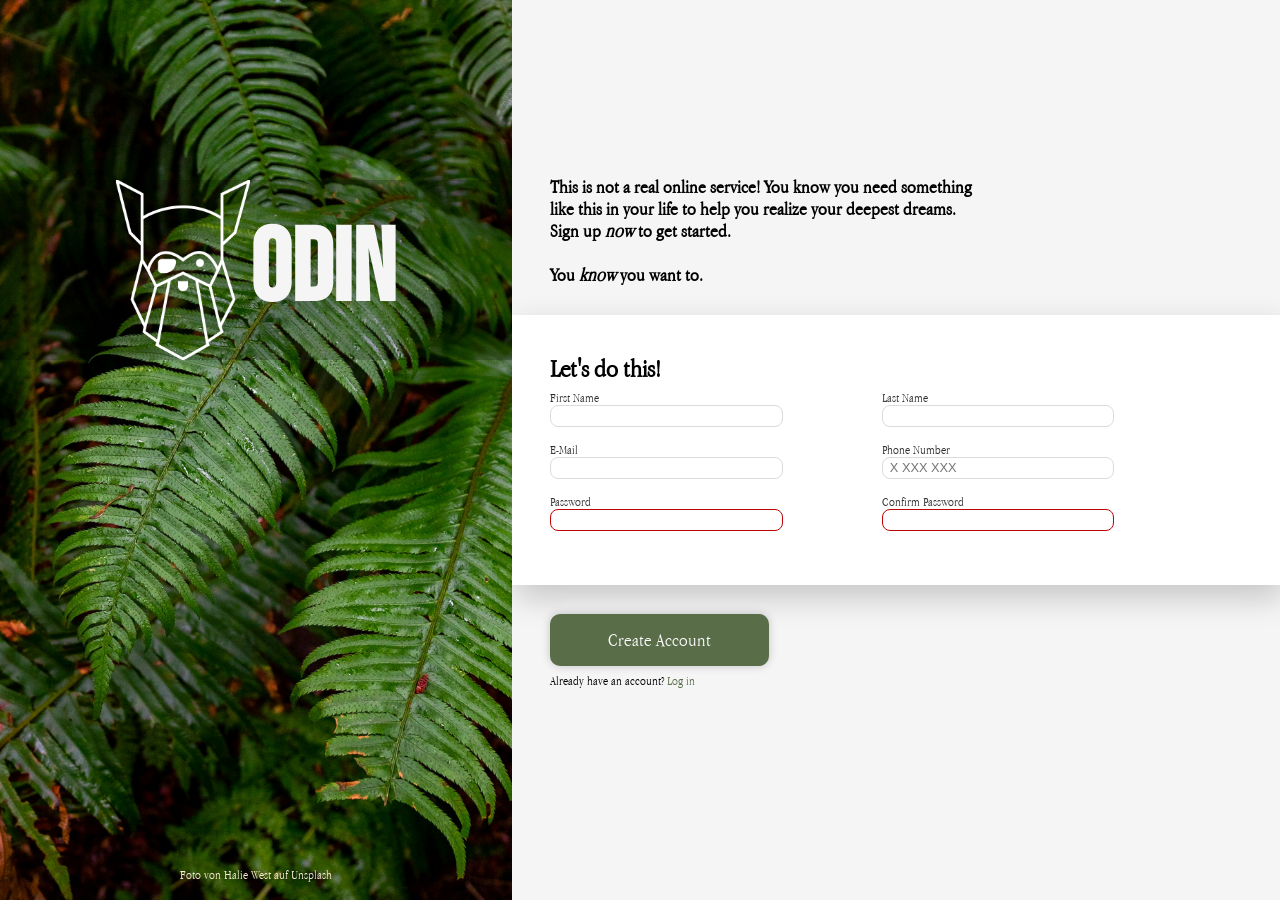
<file: index.html>
<!DOCTYPE html>
<html lang="en">
<head>
    <meta charset="UTF-8">
    <meta name="viewport" content="width=device-width, initial-scale=1.0">
    <title>Sign Up Form</title>
    <link rel="stylesheet" href="styles.css">
</head>
<body>
    <div class="image-container">
        <img src="Images/halie-west-25xggax4bSA-unsplash.jpg" alt="Jungle Leaves">
        <div>
            <img src="Images/odin-logo.png" alt="Odin Logo">
            <h1>Odin</h1>
        </div>
    </div>
    
    <div class="main">

        <div class="container01">
            <p><b>
                This is not a real online service! You know you need something <br>
                    like this in your life to help you realize your deepest dreams. <br>
                    Sign up <i>now</i> to get started.
                    <br><br>
                    You <i>know</i> you want to.
            </b></p>
        </div>
        <div class="container02">
            <h2><b>Let's do this!</b></h2>
            <form action="" method="post" id="SignIn">
                
                <p>
                    <label for="firstName">First Name</label>
                    <input type="text" id="firstName" name="firstName" required>
                </p>
                <p>
                    <label for="lastName">Last Name</label>
                    <input type="text" id="lastName" name="lastName" required>
                </p>
                <p>
                    <label for="email">E-Mail</label>
                    <input type="email" id="email" name="email" required>
                </p>
                <p>
                    <label for="phoneNumber">Phone Number</label>
                    <input type="text" id="phoneNumber" name="phoneNumber" pattern="d \d{3} \d{3}" placeholder="X XXX XXX" required>
                </p>
                <p>
                    <label for="password">Password</label>
                    <input type="password" id="password" name="password" required>
                </p>
                <p>
                    <label for="confirmPassword">Confirm Password</label>
                    <input type="password" id="confirmPassword" name="confirmPassword" required>
                </p>
                
            </form>
        </div>
        <div class="container03">
            <button form="SignIn" type="submit">Create Account</button>
            <p>Already have an account? <span>Log in</span></p>
        </div>

    </div>
</body>
</html>
</file>
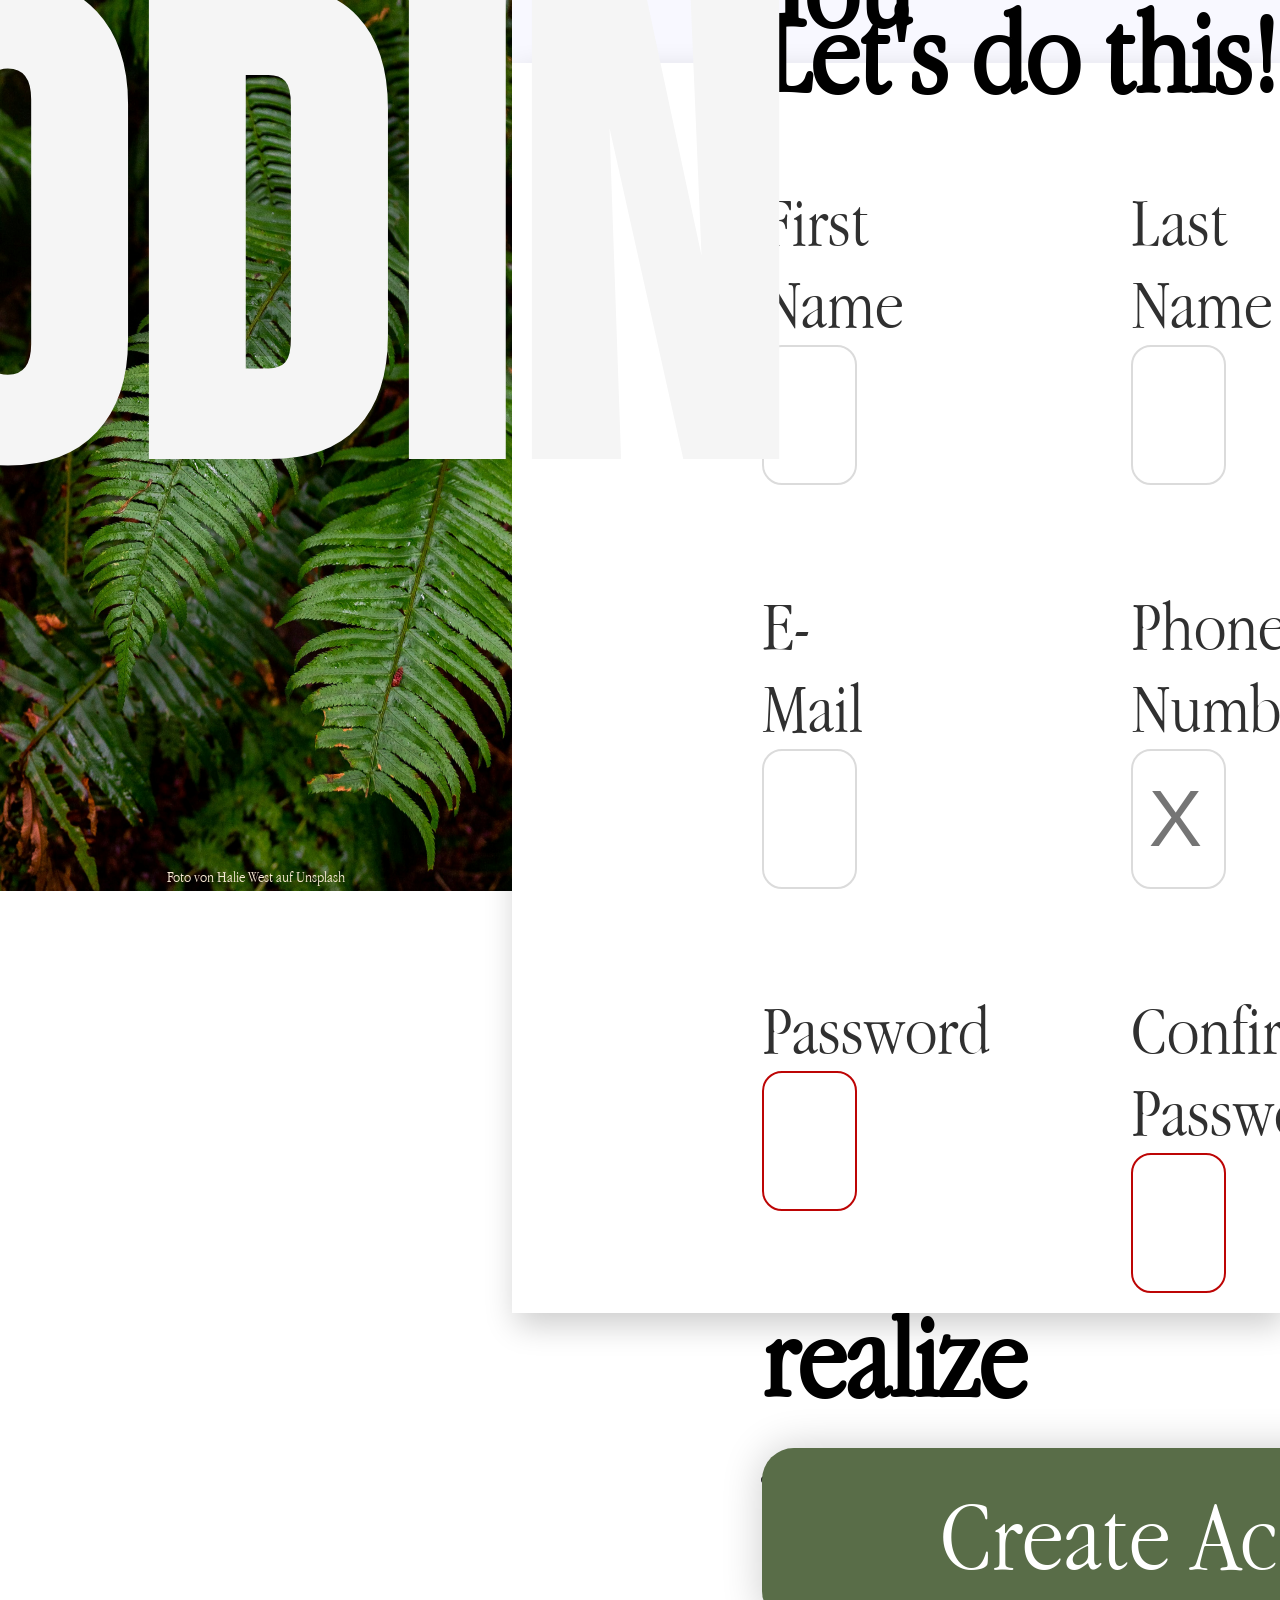
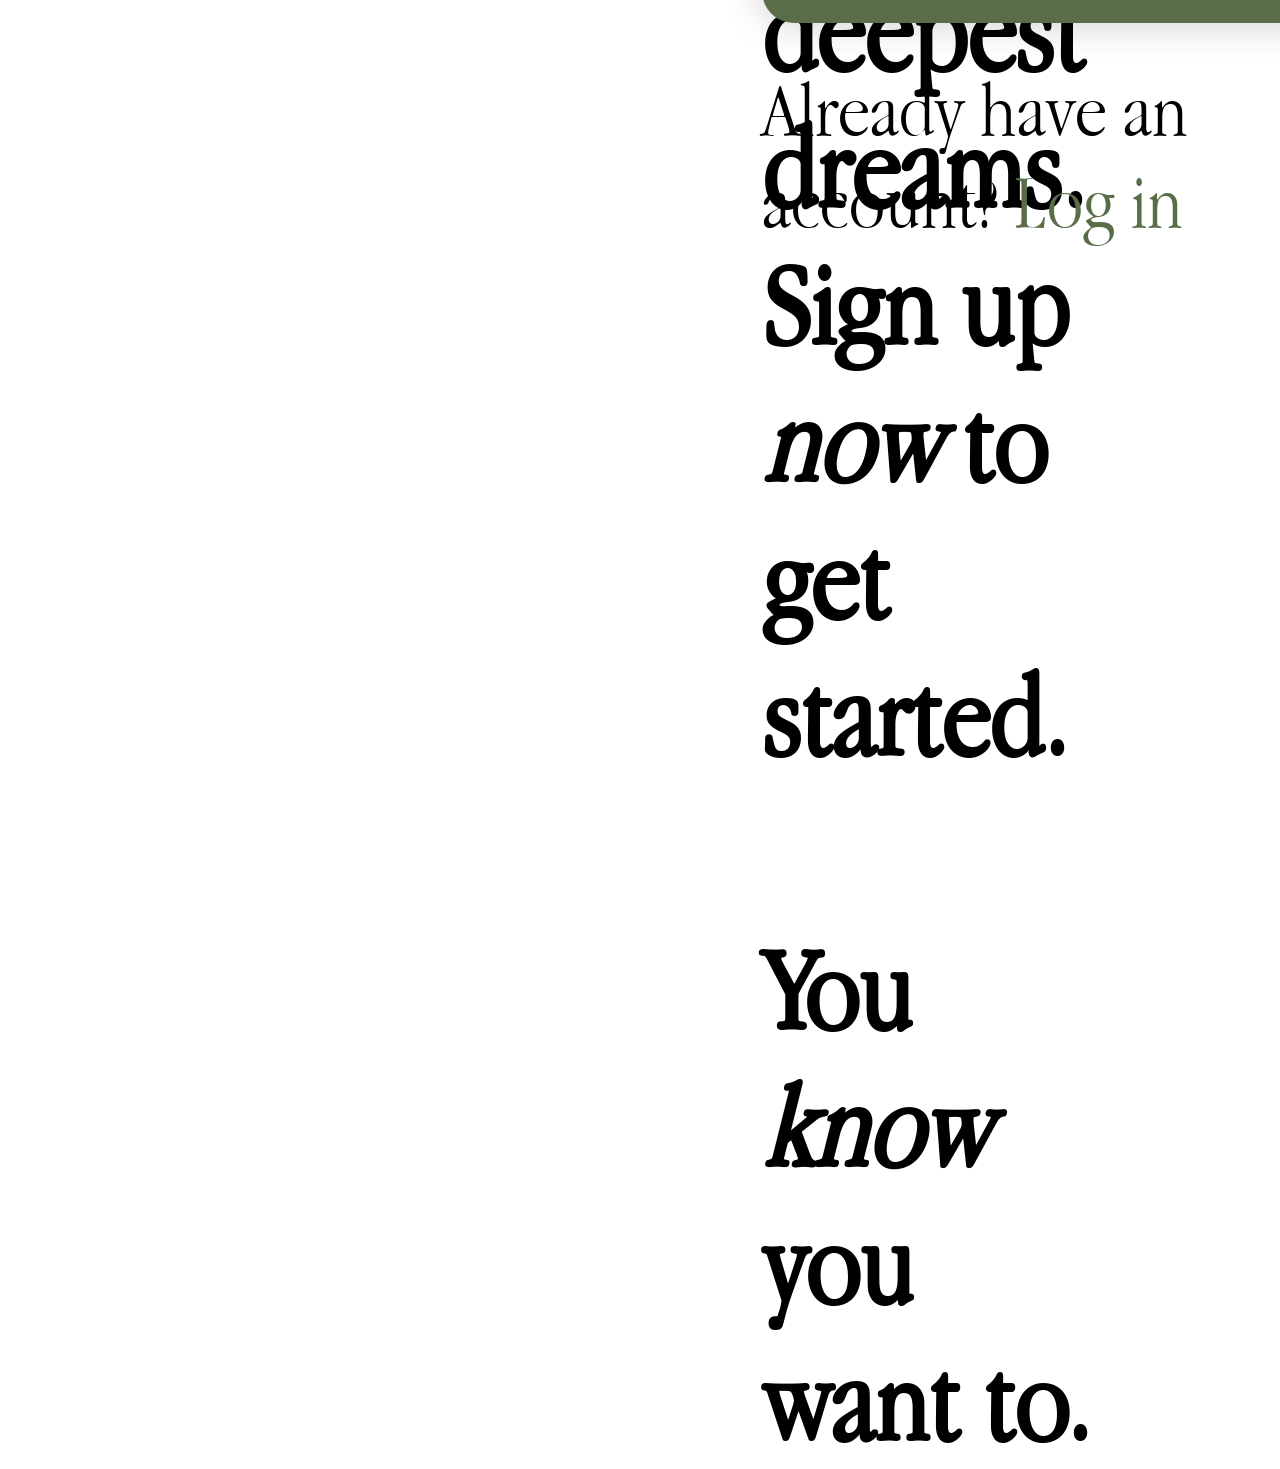
<file: 01_index.html>
<!DOCTYPE html>
<html lang="en">
<head>
    <meta charset="UTF-8">
    <meta name="viewport" content="width=device-width, initial-scale=1.0">
    <title>Sign Up Form</title>
    <link rel="stylesheet" href="02_styles.css">
</head>
<body>
    <div class="image-container">
        <img src="Images/halie-west-25xggax4bSA-unsplash.jpg" alt="Jungle Leaves">
        <div>
            <img src="Images/odin-logo.png" alt="Odin Logo">
            <h1>Odin</h1>
        </div>
    </div>
    
    <div class="main">

        <div class="container01">
            <p><b>
                This is not a real online service! You know you need something <br>
                    like this in your life to help you realize your deepest dreams. <br>
                    Sign up <i>now</i> to get started.
                    <br><br>
                    You <i>know</i> you want to.
            </b></p>
        </div>
        <div class="container02">
            <h2><b>Let's do this!</b></h2>
            <form action="" method="post" id="SignIn">
                
                <p>
                    <label for="firstName">First Name</label>
                    <input type="text" id="firstName" name="firstName" required>
                </p>
                <p>
                    <label for="lastName">Last Name</label>
                    <input type="text" id="lastName" name="lastName" required>
                </p>
                <p>
                    <label for="email">E-Mail</label>
                    <input type="email" id="email" name="email" required>
                </p>
                <p>
                    <label for="phoneNumber">Phone Number</label>
                    <input type="text" id="phoneNumber" name="phoneNumber" pattern="d \d{3} \d{3}" placeholder="X XXX XXX" required>
                </p>
                <p>
                    <label for="password">Password</label>
                    <input type="password" id="password" name="password" required>
                </p>
                <p>
                    <label for="confirmPassword">Confirm Password</label>
                    <input type="password" id="confirmPassword" name="confirmPassword" required>
                </p>
                
            </form>
        </div>
        <div class="container03">
            <button form="SignIn" type="submit">Create Account</button>
            <p>Already have an account? <span>Log in</span></p>
        </div>

    </div>
</body>
</html>
</file>
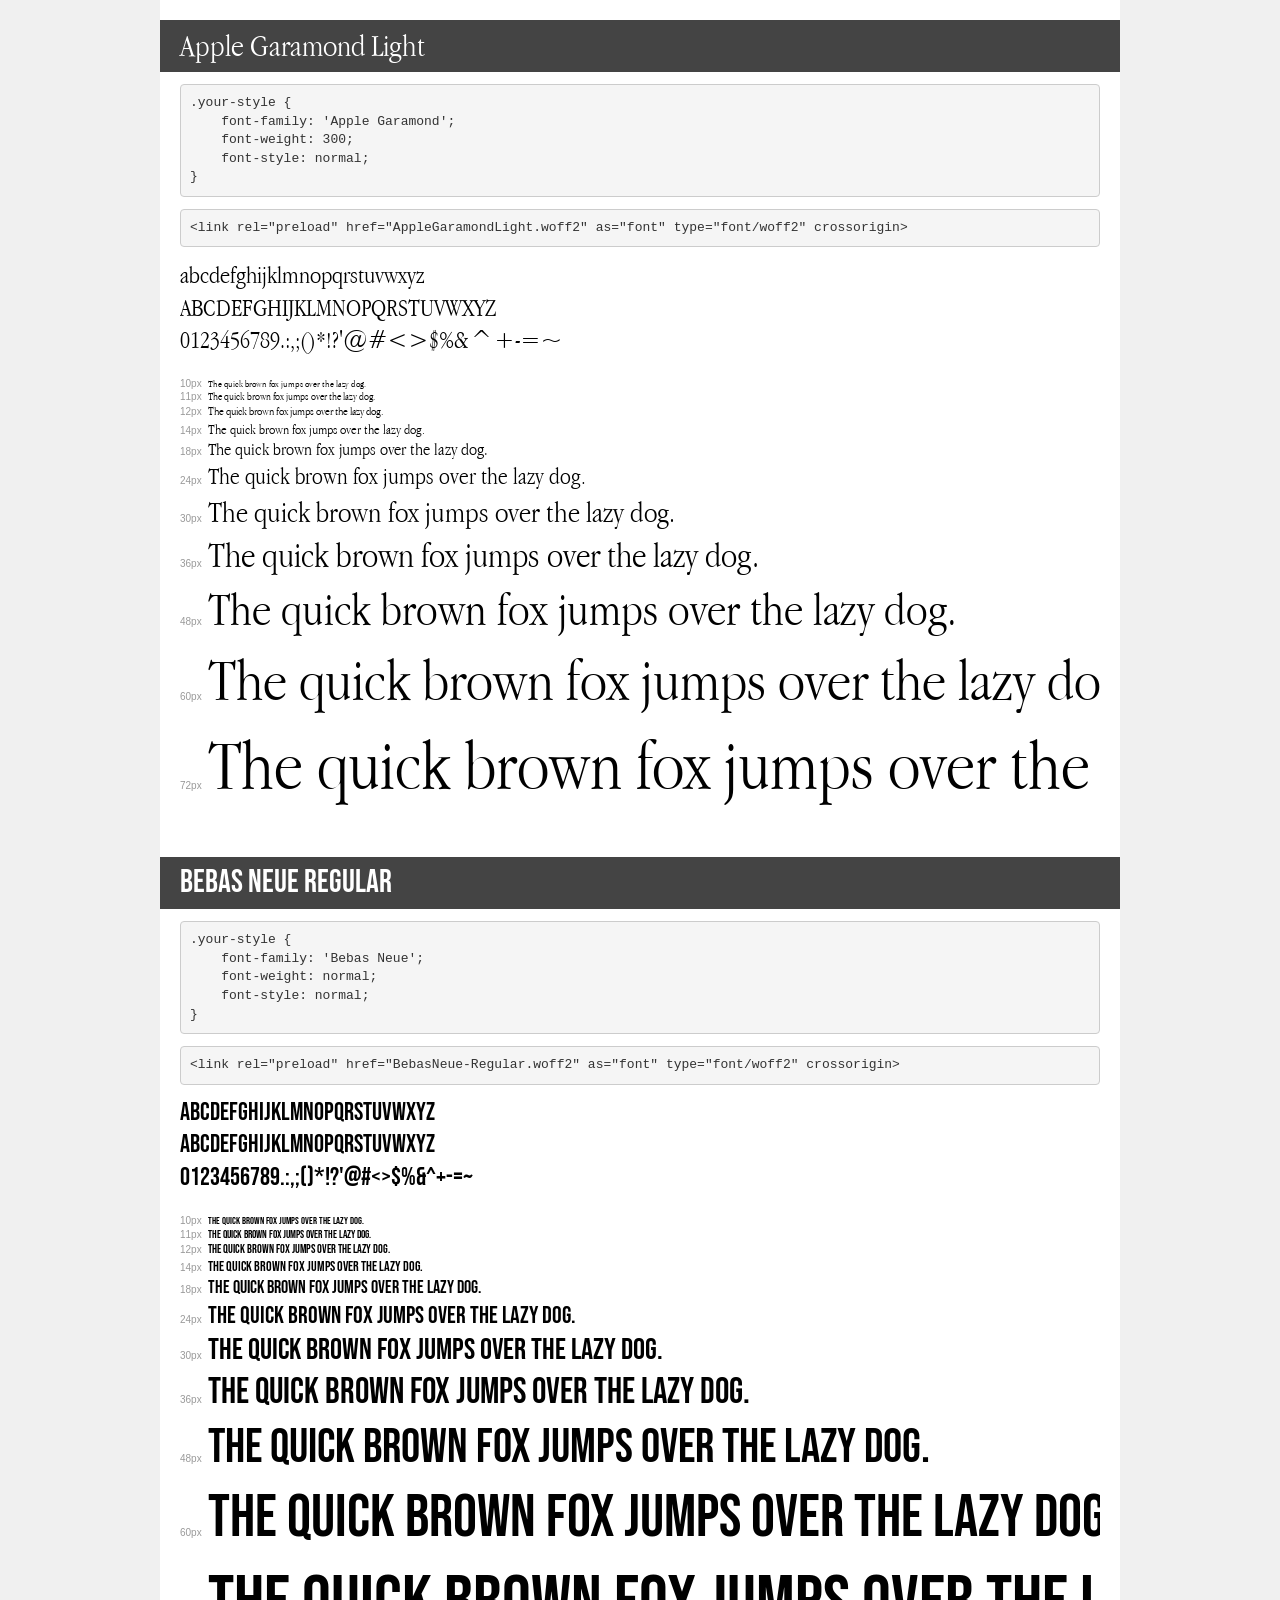
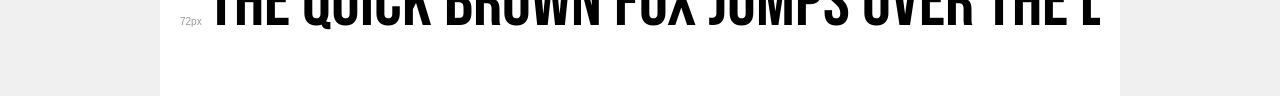
<file: Fonts/transfonter.org-20260317-183423/demo.html>
<!DOCTYPE html>
<html lang="en">
<head>
    <meta charset="utf-8">
    <meta http-equiv="X-UA-Compatible" content="IE=edge">
    <meta name="viewport" content="width=device-width, initial-scale=1">
    <meta name="robots" content="noindex, noarchive">
    <meta name="format-detection" content="telephone=no">
    <title>Transfonter demo</title>
    <link href="stylesheet.css" rel="stylesheet">
    <style>
        /*
        http://meyerweb.com/eric/tools/css/reset/
        v2.0 | 20110126
        License: none (public domain)
        */
        html, body, div, span, applet, object, iframe,
        h1, h2, h3, h4, h5, h6, p, blockquote, pre,
        a, abbr, acronym, address, big, cite, code,
        del, dfn, em, img, ins, kbd, q, s, samp,
        small, strike, strong, sub, sup, tt, var,
        b, u, i, center,
        dl, dt, dd, ol, ul, li,
        fieldset, form, label, legend,
        table, caption, tbody, tfoot, thead, tr, th, td,
        article, aside, canvas, details, embed,
        figure, figcaption, footer, header, hgroup,
        menu, nav, output, ruby, section, summary,
        time, mark, audio, video {
            margin: 0;
            padding: 0;
            border: 0;
            font-size: 100%;
            font: inherit;
            vertical-align: baseline;
        }
        /* HTML5 display-role reset for older browsers */
        article, aside, details, figcaption, figure,
        footer, header, hgroup, menu, nav, section {
            display: block;
        }
        body {
            line-height: 1;
        }
        ol, ul {
            list-style: none;
        }
        blockquote, q {
            quotes: none;
        }
        blockquote:before, blockquote:after,
        q:before, q:after {
            content: '';
            content: none;
        }
        table {
            border-collapse: collapse;
            border-spacing: 0;
        }
        /* demo styles */
        body {
            background: #f0f0f0;
            color: #000;
        }
        .page {
            background: #fff;
            width: 920px;
            margin: 0 auto;
            padding: 20px 20px 0 20px;
            overflow: hidden;
        }
        .font-container {
            overflow-x: auto;
            overflow-y: hidden;
            margin-bottom: 40px;
            line-height: 1.3;
            white-space: nowrap;
            padding-bottom: 5px;
        }
        h1 {
            position: relative;
            background: #444;
            font-size: 32px;
            color: #fff;
            padding: 10px 20px;
            margin: 0 -20px 12px -20px;
        }
        .letters {
            font-size: 25px;
            margin-bottom: 20px;
        }
        .s10:before {
            content: '10px';
        }
        .s11:before {
            content: '11px';
        }
        .s12:before {
            content: '12px';
        }
        .s14:before {
            content: '14px';
        }
        .s18:before {
            content: '18px';
        }
        .s24:before {
            content: '24px';
        }
        .s30:before {
            content: '30px';
        }
        .s36:before {
            content: '36px';
        }
        .s48:before {
            content: '48px';
        }
        .s60:before {
            content: '60px';
        }
        .s72:before {
            content: '72px';
        }
        .s10:before, .s11:before, .s12:before, .s14:before,
        .s18:before, .s24:before, .s30:before, .s36:before,
        .s48:before, .s60:before, .s72:before {
            font-family: Arial, sans-serif;
            font-size: 10px;
            font-weight: normal;
            font-style: normal;
            color: #999;
            padding-right: 6px;
        }
        pre {
            display: block;
            padding: 9px;
            margin: 0 0 12px;
            font-family: Monaco, Menlo, Consolas, "Courier New", monospace;
            font-size: 13px;
            line-height: 1.428571429;
            color: #333;
            font-weight: normal;
            font-style: normal;
            background-color: #f5f5f5;
            border: 1px solid #ccc;
            overflow-x: auto;
            border-radius: 4px;
        }
        /* responsive */
        @media (max-width: 959px) {
            .page {
                width: auto;
                margin: 0;
            }
        }
    </style>
</head>
<body>
<div class="page">
    <div class="demo">
        <h1 style="font-family: 'Apple Garamond'; font-weight: 300; font-style: normal;">Apple Garamond Light</h1>
        <pre title="Usage">.your-style {
    font-family: 'Apple Garamond';
    font-weight: 300;
    font-style: normal;
}</pre>
        <pre title="Preload (optional)">
&lt;link rel=&quot;preload&quot; href=&quot;AppleGaramondLight.woff2&quot; as=&quot;font&quot; type=&quot;font/woff2&quot; crossorigin&gt;</pre>
        <div class="font-container" style="font-family: 'Apple Garamond'; font-weight: 300; font-style: normal;">
            <p class="letters">
                abcdefghijklmnopqrstuvwxyz<br>
ABCDEFGHIJKLMNOPQRSTUVWXYZ<br>
                0123456789.:,;()*!?'@#&lt;&gt;$%&^+-=~
            </p>
            <p class="s10" style="font-size: 10px;">The quick brown fox jumps over the lazy dog.</p>
            <p class="s11" style="font-size: 11px;">The quick brown fox jumps over the lazy dog.</p>
            <p class="s12" style="font-size: 12px;">The quick brown fox jumps over the lazy dog.</p>
            <p class="s14" style="font-size: 14px;">The quick brown fox jumps over the lazy dog.</p>
            <p class="s18" style="font-size: 18px;">The quick brown fox jumps over the lazy dog.</p>
            <p class="s24" style="font-size: 24px;">The quick brown fox jumps over the lazy dog.</p>
            <p class="s30" style="font-size: 30px;">The quick brown fox jumps over the lazy dog.</p>
            <p class="s36" style="font-size: 36px;">The quick brown fox jumps over the lazy dog.</p>
            <p class="s48" style="font-size: 48px;">The quick brown fox jumps over the lazy dog.</p>
            <p class="s60" style="font-size: 60px;">The quick brown fox jumps over the lazy dog.</p>
            <p class="s72" style="font-size: 72px;">The quick brown fox jumps over the lazy dog.</p>
        </div>
    </div>

    <div class="demo">
        <h1 style="font-family: 'Bebas Neue'; font-weight: normal; font-style: normal;">Bebas Neue Regular</h1>
        <pre title="Usage">.your-style {
    font-family: 'Bebas Neue';
    font-weight: normal;
    font-style: normal;
}</pre>
        <pre title="Preload (optional)">
&lt;link rel=&quot;preload&quot; href=&quot;BebasNeue-Regular.woff2&quot; as=&quot;font&quot; type=&quot;font/woff2&quot; crossorigin&gt;</pre>
        <div class="font-container" style="font-family: 'Bebas Neue'; font-weight: normal; font-style: normal;">
            <p class="letters">
                abcdefghijklmnopqrstuvwxyz<br>
ABCDEFGHIJKLMNOPQRSTUVWXYZ<br>
                0123456789.:,;()*!?'@#&lt;&gt;$%&^+-=~
            </p>
            <p class="s10" style="font-size: 10px;">The quick brown fox jumps over the lazy dog.</p>
            <p class="s11" style="font-size: 11px;">The quick brown fox jumps over the lazy dog.</p>
            <p class="s12" style="font-size: 12px;">The quick brown fox jumps over the lazy dog.</p>
            <p class="s14" style="font-size: 14px;">The quick brown fox jumps over the lazy dog.</p>
            <p class="s18" style="font-size: 18px;">The quick brown fox jumps over the lazy dog.</p>
            <p class="s24" style="font-size: 24px;">The quick brown fox jumps over the lazy dog.</p>
            <p class="s30" style="font-size: 30px;">The quick brown fox jumps over the lazy dog.</p>
            <p class="s36" style="font-size: 36px;">The quick brown fox jumps over the lazy dog.</p>
            <p class="s48" style="font-size: 48px;">The quick brown fox jumps over the lazy dog.</p>
            <p class="s60" style="font-size: 60px;">The quick brown fox jumps over the lazy dog.</p>
            <p class="s72" style="font-size: 72px;">The quick brown fox jumps over the lazy dog.</p>
        </div>
    </div>

</div>
</body>
</html>
</file>
<file: styles.css>
@font-face {
    font-family: 'Apple Garamond';
    src: url('Fonts/transfonter.org-20260317-183423/AppleGaramondLight.woff2') format('woff2'),
        url('Fonts/transfonter.org-20260317-183423/AppleGaramondLight.woff') format('woff');
    font-weight: 300;
    font-style: normal;
    font-display: swap;
}

@font-face {
    font-family: 'Bebas Neue';
    src: url('Fonts/transfonter.org-20260317-183423/BebasNeue-Regular.woff2') format('woff2'),
        url('Fonts/transfonter.org-20260317-183423/BebasNeue-Regular.woff') format('woff');
    font-weight: normal;
    font-style: normal;
    font-display: swap;
}

:root{
    --screenDimensionHeight: 100vh;
    --screemDimensionWidth: 100vw;

    --bg-color: whitesmoke; 

    --font-size-Root: 8px;
}

*{
    margin: 0px;
    padding: 0px;
    box-sizing: border-box;
}

html {
    font-family: "Apple Garamond",Arial, Helvetica, sans-serif;
    font-size: var(--font-size-Root);
    height: var(--screenDimensionHeight);
    width: var(--screemDimensionWidth);

}

body {
    display: flex;
    width: 100%;
    height: 100%;
}

form{
    display: flex;
    flex-direction: row;
    flex-wrap: wrap;   
}

form p{
    width: 48%;

    display: flex;
    flex-direction: column;

}

input {
    width: 70%;
    height: 1%;
    font-size: clamp(0.1rem, 1vw, 4rem);

    padding: 3% 2%;

    border-radius: 8px;
    border: 0.2rem solid rgb(219, 219, 219);
}

label {
    font-size: clamp(0.5rem, 1vw, 24rem);
    color: rgb(48, 48, 48);
}

input[type="password"]:invalid{
    border-color: rgb(189, 5, 5);
}

input:focus{
    
    border: 2px solid rgb(62, 62, 247);
    box-shadow: 4px 4px 12px rgba(0,0,0,0.2);
    outline: none;

}


button{
    font-family: "Apple Garamond",Arial, Helvetica, sans-serif;

    color: white;
    background-color: #596D48;
    border-radius: 10px;
    box-shadow: 0 0 10px rgba(0,0,0,0.2);
    border: none;

    height: 25%;
    width: 30%;
    margin-bottom: 1%;
    font-size: clamp(0.5rem, 1.5vw, 3rem);
}

button:hover{
    background-color: #3d4b31;
}

button:focus{
    background-color: #2c3624;
}

span{
    color: #596D48;
}

h2{
    font-size: clamp(0.01rem, 2vw, 24rem);
}

.main{
    height: 100%;
    width: 60%;

    display: flex;
    flex-direction: column;
    justify-content: center;
    gap: 10px;

    font-size: 5rem;

    background-color: var(--bg-color);
    overflow: hidden;
}

.container01{
    font-size: clamp(0.5rem, 1.5vw, 6rem);
    padding: 0 0 2.5% 5%;
    

    display: flex;
    flex-direction: column;
    justify-content: flex-end;
}

.container02{
    background-color: white;
    padding: 2.5% 5%;
    height: 30%;

    display: flex;
    flex-direction: column;
    justify-content: center;
    gap: 3%;

    box-shadow: 4px 12px 30px rgba(0,0,0,0.2);
}

.container01,
.container03{
    height: 25%;
}

.container03{
    padding: 2.5% 0 0 5%;
    font-size: clamp(0.2rem, 1vw, 2rem);
}

.image-container{
    overflow: hidden;
    position: relative;
    width: 40%;
    height: 100%;
    
}
.image-container::after{
    content: "Foto von Halie West auf Unsplash";
    position: absolute;
    color: antiquewhite;
    font-size: clamp(0.1rem, 1vw, 8rem);
    
    bottom: 2%;
    left: 50%;
    transform: translateX(-50%);
}

.image-container > div {
    display: flex;
    justify-content: center;
    align-items: center;

    font-size: clamp(0.5rem, 4vw, 40rem);
    font-family: "Bebas Neue";
    color: whitesmoke;

    position: absolute;
    top: 20%;
    width: 100%;
    height: 20%;

    background-color: rgba(0, 0, 0, 0.2);
}
.image-container > img{
    height: 100%;
    width: 100%;
    object-fit: cover;
}

.image-container > div > img{
    height: 100%;
    width: auto;
}
</file>
<file: 02_styles.css>
@font-face {
    font-family: 'Apple Garamond';
    src: url('Fonts/transfonter.org-20260317-183423/AppleGaramondLight.woff2') format('woff2'),
        url('Fonts/transfonter.org-20260317-183423/AppleGaramondLight.woff') format('woff');
    font-weight: 300;
    font-style: normal;
    font-display: swap;
}

@font-face {
    font-family: 'Bebas Neue';
    src: url('Fonts/transfonter.org-20260317-183423/BebasNeue-Regular.woff2') format('woff2'),
        url('Fonts/transfonter.org-20260317-183423/BebasNeue-Regular.woff') format('woff');
    font-weight: normal;
    font-style: normal;
    font-display: swap;
}

*{
    margin: 0px;
    padding: 0px;
    box-sizing: border-box;
}

html {
    font-family: "Apple Garamond",Arial, Helvetica, sans-serif;
    height: 100%;
    width: 100%;

}

body {
    display: flex;

    margin: 0 auto;
    width: 100%;
    height: 100%;
}

h1{
    font-family: "Bebas Neue";
    color: whitesmoke;
    font-size: 40rem;
    width: auto;
    height: auto;
}

form{

    display: flex;
    flex-direction: row;
    flex-wrap: wrap;   
}

form p{
    padding: 0 0 100px 250px;
    width: 48%;

    display: flex;
    flex-direction: column;

}

input {
    width: 80%;
    height: 140px;
    font-size: 1em;

    padding: 4px 16px;

    border-radius: 20px;
    border: 2px solid rgb(219, 219, 219);
}

label {
    font-size: 0.9em;
    color: rgb(48, 48, 48);
}

input[type="password"]:invalid{
    border-color: rgb(189, 5, 5);
}

input:focus{
    
    border: 2px solid rgb(62, 62, 247);
    box-shadow: 4px 4px 12px rgba(0,0,0,0.2);
    outline: none;

}

h2{
    margin-left: 250px;
}

button{
    font-family: "Apple Garamond",Arial, Helvetica, sans-serif;
    
    margin: 125px 0  0 250px;

    color: white;
    background-color: #596D48;
    border-radius: 32px;
    box-shadow: 0 0 40px rgba(0,0,0,0.2);

    border: none;

    height: 175px;
    width: 900px;
    font-size: 1.3em;
}

button:hover{
    background-color: #3d4b31;
}

button:focus{
    background-color: #2c3624;
}

span{
    color: #596D48;
}

.main{
    height: 100%;
    width: 60%;

    display: flex;
    flex-direction: column;
    justify-content: center;
    gap: 10px;

    font-size: 5rem;

    background-color: ghostwhite;
}

.container01{
    font-size: 1.5em;
    padding: 1.5em;
    padding-left: 250px;
}
.container01,
.container02,
.container03{
    height: auto;
}

.container02{
    background-color: white;
    padding: 64px 0;
    height: 1250px;

    display: flex;
    flex-direction: column;
    justify-content: center;
    gap: 60px;

    box-shadow: 4px 12px 30px rgba(0,0,0,0.2);
}

.container01,
.container03{
    height: 1000px;
}

.container03 p{
    margin: 40px 0 0 250px;
}

.image-container{
    position: relative;
    width: 40%;
    height: 100%;
    
    max-height: 99%;
}
.image-container::after{
    content: "Foto von Halie West auf Unsplash";
    position: absolute;
    color: antiquewhite;   
    bottom: 5px;
    left: 50%;
    transform: translateX(-50%);
}

.image-container > div {
    display: flex;
    justify-content: center;
    align-items: center;

    position: absolute;
    top: 20%;
    width: 100%;
    height: 20%;

    background-color: rgba(0, 0, 0, 0.2);
}
.image-container > img{
    height: 100%;
    width: 100%;
}

.image-container > div > img{
    height: 100%;
    width: auto;
}
</file>
<file: Fonts/transfonter.org-20260317-183423/stylesheet.css>
@font-face {
    font-family: 'Apple Garamond';
    src: url('AppleGaramondLight.woff2') format('woff2'),
        url('AppleGaramondLight.woff') format('woff');
    font-weight: 300;
    font-style: normal;
    font-display: swap;
}

@font-face {
    font-family: 'Bebas Neue';
    src: url('BebasNeue-Regular.woff2') format('woff2'),
        url('BebasNeue-Regular.woff') format('woff');
    font-weight: normal;
    font-style: normal;
    font-display: swap;
}
</file>
